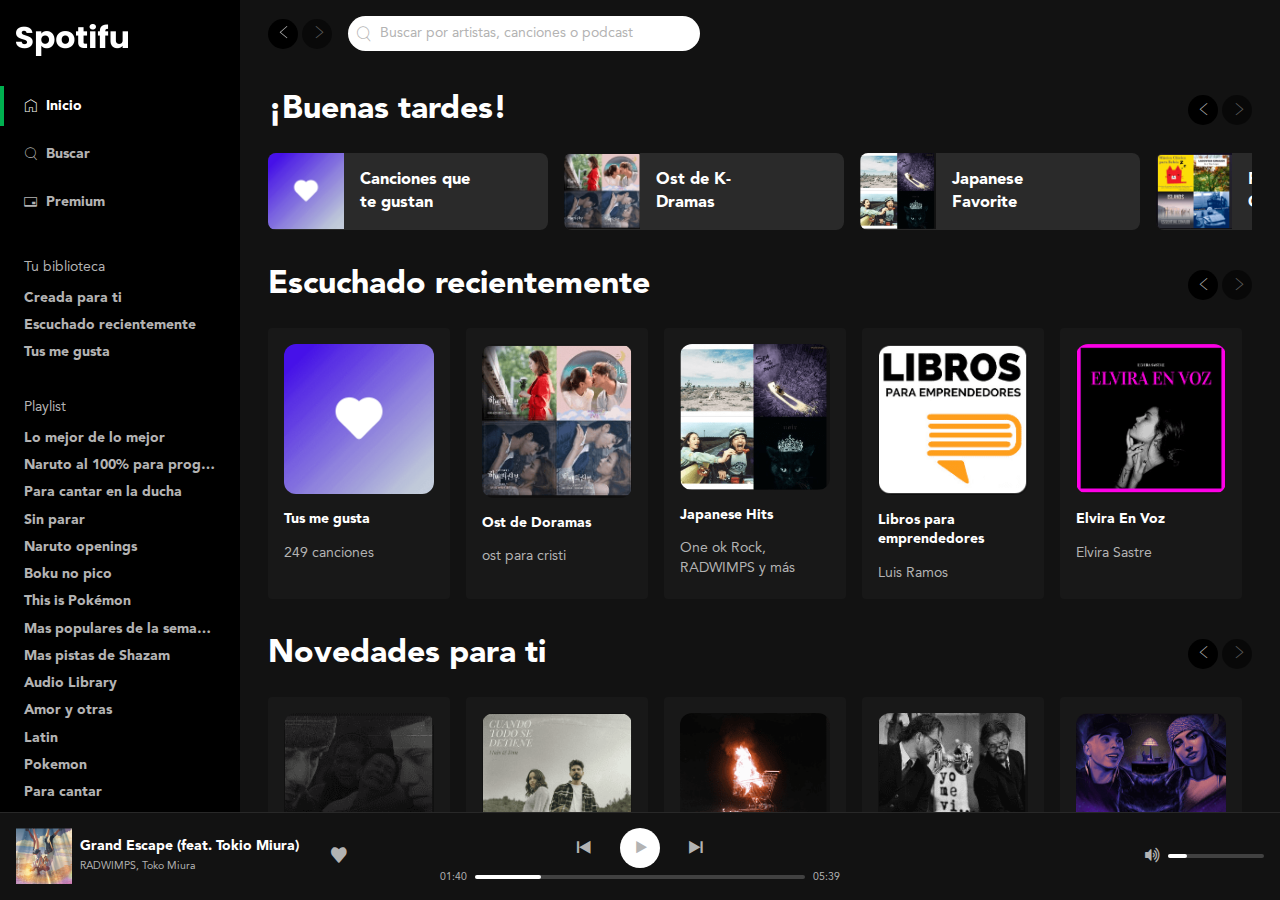
<file: index.html>
<!DOCTYPE html>
<html lang="en">
  <head>
    <meta charset="UTF-8" />
    <meta http-equiv="X-UA-Compatible" content="IE=edge" />
    <meta name="viewport" content="width=device-width, initial-scale=1.0" />
    <title>Spotifu</title>
    <link rel="stylesheet" href="./css/index.css" />
    <!-- <link rel="stylesheet" href="./css/icon.css">
    <link rel="stylesheet" href="./css/fonts.css"> -->

    <link
      rel="apple-touch-icon"
      sizes="57x57"
      href="./favicon/apple-icon-57x57.png"
    />
    <link
      rel="apple-touch-icon"
      sizes="60x60"
      href="./favicon/apple-icon-60x60.png"
    />
    <link
      rel="apple-touch-icon"
      sizes="72x72"
      href="./favicon/apple-icon-72x72.png"
    />
    <link
      rel="apple-touch-icon"
      sizes="76x76"
      href="./favicon/apple-icon-76x76.png"
    />
    <link
      rel="apple-touch-icon"
      sizes="114x114"
      href="./favicon/apple-icon-114x114.png"
    />
    <link
      rel="apple-touch-icon"
      sizes="120x120"
      href="./favicon/apple-icon-120x120.png"
    />
    <link
      rel="apple-touch-icon"
      sizes="144x144"
      href="./favicon/apple-icon-144x144.png"
    />
    <link
      rel="apple-touch-icon"
      sizes="152x152"
      href="./favicon/apple-icon-152x152.png"
    />
    <link
      rel="apple-touch-icon"
      sizes="180x180"
      href="./favicon/apple-icon-180x180.png"
    />
    <link
      rel="icon"
      type="image/png"
      sizes="192x192"
      href="./favicon/android-icon-192x192.png"
    />
    <link
      rel="icon"
      type="image/png"
      sizes="32x32"
      href=".favicon/favicon-32x32.png"
    />
    <link
      rel="icon"
      type="image/png"
      sizes="96x96"
      href=".favicon//favicon-96x96.png"
    />
    <link
      rel="icon"
      type="image/png"
      sizes="16x16"
      href=".favicon//favicon-16x16.png"
    />
    <link rel="manifest" href="./favicon/manifest.json" />
    <meta name="msapplication-TileColor" content="#ffffff" />
    <meta name="msapplication-TileImage" content="/ms-icon-144x144.png" />
    <meta name="theme-color" content="#ffffff" />

    <meta
      property="og:title"
      content="Mi proyecto del curso de Flexbox Layout y componentes"
    />
    <meta property="og:type" content="website" />
    <meta
      property="og:description"
      content="Una forma de crear tu website de tu aplicacion de música favorita."
    />
    <meta
      property="og:url"
      content="https://cristina-garcia.github.io/Spotifu/"
    />
    <meta
      property="og:image"
      content="https://github.com/no-te-rindas/imagenes/blob/main/Readmes/spotifu/spotifu.png?raw=true"
    />
  </head>
  <body class="body">
    <div class="layout">
      <div class="layout-block">
        <div class="layout-sidebar">
          <div class="sidebar">
            <header class="logo">
              <a href="/" aria-current="page">
                <img
                  src="./images/spotifu-logo.png"
                  class="logo-image"
                  width="112"
                  height="32"
                  alt="Logo de spotifu"
                />
              </a>
            </header>
            <nav class="menu" aria-label="Principal">
              <ul class="list-content">
                <li class="menuItem is-active">
                  <a href="/" class="link" aria-current="page">
                    <i class="icon-home" aria-hidden="true"></i>
                    <span>Inicio</span>
                  </a>
                </li>
                <li class="menuItem">
                  <a href="/" class="link">
                    <i class="icon-search" aria-hidden="true"></i>
                    <span>Buscar</span>
                  </a>
                </li>
                <li class="menuItem">
                  <a href="/" class="link" aria-current="page">
                    <i class="icon-creditCard" aria-hidden="true"></i>
                    <span>Premium</span>
                  </a>
                </li>
              </ul>
            </nav>
            <nav class="list" aria-labelledby="library-navigation">
              <h2 class="list-title" id="library-navigation">Tu biblioteca</h2>
              <ul class="list-content">
                <li class="list-item">
                  <a href="#" class="link">Creada para ti</a>
                </li>
                <li class="list-item">
                  <a href="#" class="link">Escuchado recientemente</a>
                </li>
                <li class="list-item">
                  <a href="#" class="link">Tus me gusta</a>
                </li>
              </ul>
            </nav>
            <nav class="list" aria-labelledby="playlist-navigation">
              <h2 class="list-title" id="playlist-navigation">Playlist</h2>
              <ul class="list-content">
                <li class="list-item">
                  <a href="#" class="link">Lo mejor de lo mejor</a>
                </li>
                <li class="list-item">
                  <span class="ellipsis">
                    <a href="#" class="link">Naruto al 100% para programar</a>
                  </span>
                </li>
                <li class="list-item">
                  <a href="#" class="link">Para cantar en la ducha</a>
                </li>
                <li class="list-item">
                  <a href="#" class="link">Sin parar</a>
                </li>
                <li class="list-item">
                  <a href="#" class="link">Naruto openings</a>
                </li>
                <li class="list-item">
                  <a href="#" class="link">Boku no pico</a>
                </li>
                <li class="list-item">
                  <a href="#" class="link">This is Pokémon</a>
                </li>
                <li class="list-item">
                  <span class="ellipsis">
                    <a href="#" class="link"
                      >Mas populares de la semana para ti que eres una pro</a
                    >
                  </span>
                </li>
                <li class="list-item">
                  <a href="#" class="link">Mas pistas de Shazam</a>
                </li>
                <li class="list-item">
                  <a href="#" class="link">Audio Library</a>
                </li>
                <li class="list-item">
                  <a href="#" class="link">Amor y otras</a>
                </li>
                <li class="list-item">
                  <a href="#" class="link">Latin</a>
                </li>
                <li class="list-item">
                  <a href="#" class="link">Pokemon</a>
                </li>
                <li class="list-item">
                  <a href="#" class="link">Para cantar</a>
                </li>
                <li class="list-item">
                  <a href="#" class="link">Yui</a>
                </li>
              </ul>
            </nav>
          </div>
        </div>
        <div class="layout-main">
          <div class="page">
            <!-- <div class="page-block">
            </div> -->
            <div class="sticky">
              <header
                class="header"
                aria-label="Barra superior y menú del usuario"
              >
                <div class="navigation">
                  <button
                    class="navigation-prev"
                    aria-label="volver"
                    title="Volver"
                  >
                    <i class="icon-arrowLeft" aria-hidden="true"></i>
                  </button>
                  <button
                    class="navigation-next"
                    disabled
                    aria-label="avanzar"
                    title="avanzar"
                  >
                    <i class="icon-arrowRight" aria-hidden="true"></i>
                  </button>
                </div>
                <form
                  class="search"
                  action=""
                  role="search"
                  aria-label="Buscar por artistas, canciones o podcast"
                >
                  <i class="icon-search" aria-hidden="true"></i>
                  <input
                    type="search"
                    placeholder="Buscar por artistas, canciones o podcast"
                  />
                </form>
              </header>
            </div>

            <main class="page-block">
              <section class="playlistList" aria-labelledby="region1">
                <div class="playlistList-top">
                  <h2 class="playlistList-title" id="region1">
                    ¡Buenas tardes!
                  </h2>
                  <div class="navigation">
                    <button
                      class="navigation-prev"
                      aria-label="volver"
                      title="Volver"
                    >
                      <i class="icon-arrowLeft" aria-hidden="true"></i>
                    </button>
                    <button
                      class="navigation-next"
                      disabled
                      aria-label="avanzar"
                      title="avanzar"
                    >
                      <i class="icon-arrowRight" aria-hidden="true"></i>
                    </button>
                  </div>
                </div>
                <div class="playlistList-container">
                  <div class="playlistB">
                    <div class="playlistB-cover">
                      <img
                        src="./images/canciones-que-te-gustan.png"
                        width="76"
                        height="76"
                        alt="Cover de la playlist Naruto"
                      />
                    </div>
                    <div class="playlistB-details">
                      <h3 class="playlistB-title">Canciones que te gustan</h3>
                      <div class="playlistB-control">
                        <button
                          class="buttonIcon is-primary"
                          title="Reproducir la lista de Canciones que te gustan"
                          aria-label="Reproducir la lista de Canciones que te gustan"
                        >
                          <i class="icon-Play" aria-hidden="true"></i>
                        </button>
                      </div>
                    </div>
                  </div>
                  <div class="playlistB">
                    <div class="playlistB-cover">
                      <img
                        src="./images/ost-peliculas.png"
                        width="76"
                        height="76"
                        alt="Cover de la playlist Naruto"
                      />
                    </div>
                    <div class="playlistB-details">
                      <h3 class="playlistB-title">Ost de K-Dramas</h3>
                      <div class="playlistB-control">
                        <button
                          class="buttonIcon is-primary"
                          title="Reproducir la lista de Ost de K-Dramas"
                          aria-label="Reproducir la lista de Ost de K-Dramas"
                        >
                          <i class="icon-Play" aria-hidden="true"></i>
                        </button>
                      </div>
                    </div>
                  </div>
                  <div class="playlistB">
                    <div class="playlistB-cover">
                      <img
                        src="./images/jrock-pop.png"
                        width="76"
                        height="76"
                        alt="Cover de la playlist Naruto"
                      />
                    </div>
                    <div class="playlistB-details">
                      <h3 class="playlistB-title">Japanese Favorite</h3>
                      <div class="playlistB-control">
                        <button
                          class="buttonIcon is-primary"
                          title="Reproducir la lista de Japanese Favorite"
                          aria-label="Reproducir la lista de Japanese Favorite"
                        >
                          <i class="icon-Play" aria-hidden="true"></i>
                        </button>
                      </div>
                    </div>
                  </div>
                  <div class="playlistB">
                    <div class="playlistB-cover">
                      <img
                        src="./images/clasic.png"
                        width="76"
                        height="76"
                        alt="Cover de la playlist Naruto"
                      />
                    </div>
                    <div class="playlistB-details">
                      <h3 class="playlistB-title">Favoritas Clasicas</h3>
                      <div class="playlistB-control">
                        <button
                          class="buttonIcon is-primary"
                          title="Reproducir la lista de Favoritas Clasicas"
                          aria-label="Reproducir la lista de Favoritas Clasicas"
                        >
                          <i class="icon-Play" aria-hidden="true"></i>
                        </button>
                      </div>
                    </div>
                  </div>
                  <div class="playlistB">
                    <div class="playlistB-cover">
                      <img
                        src="./images/anime-hits.png"
                        width="76"
                        height="76"
                        alt="Cover de la playlist Naruto"
                      />
                    </div>
                    <div class="playlistB-details">
                      <h3 class="playlistB-title">Naruto Openins & endings</h3>
                      <div class="playlistB-control">
                        <button
                          class="buttonIcon is-primary"
                          title="Reproducir la lista de Reproducción Naruto Openins & endings"
                          aria-label="Reproducir la lista de Reproducción Naruto Openins & endings"
                        >
                          <i class="icon-Play" aria-hidden="true"></i>
                        </button>
                      </div>
                    </div>
                  </div>
                  <div class="playlistB">
                    <div class="playlistB-cover">
                      <img
                        src="./images/anime-hits.png"
                        width="76"
                        height="76"
                        alt="Cover de la playlist Naruto"
                      />
                    </div>
                    <div class="playlistB-details">
                      <h3 class="playlistB-title">Naruto Openins & endings</h3>
                      <div class="playlistB-control">
                        <button
                          class="buttonIcon is-primary"
                          title="Reproducir la lista de Reproducción Naruto Openins & endings"
                          aria-label="Reproducir la lista de Reproducción Naruto Openins & endings"
                        >
                          <i class="icon-Play" aria-hidden="true"></i>
                        </button>
                      </div>
                    </div>
                  </div>
                  <div class="playlistB">
                    <div class="playlistB-cover">
                      <img
                        src="./images/anime-hits.png"
                        width="76"
                        height="76"
                        alt="Cover de la playlist Naruto"
                      />
                    </div>
                    <div class="playlistB-details">
                      <h3 class="playlistB-title">Naruto Openins & endings</h3>
                      <div class="playlistB-control">
                        <button
                          class="buttonIcon is-primary"
                          title="Reproducir la lista de Reproducción Naruto Openins & endings"
                          aria-label="Reproducir la lista de Reproducción Naruto Openins & endings"
                        >
                          <i class="icon-Play" aria-hidden="true"></i>
                        </button>
                      </div>
                    </div>
                  </div>
                  <div class="playlistB">
                    <div class="playlistB-cover">
                      <img
                        src="./images/anime-hits.png"
                        width="76"
                        height="76"
                        alt="Cover de la playlist Naruto"
                      />
                    </div>
                    <div class="playlistB-details">
                      <h3 class="playlistB-title">Naruto Openins & endings</h3>
                      <div class="playlistB-control">
                        <button
                          class="buttonIcon is-primary"
                          title="Reproducir la lista de Reproducción Naruto Openins & endings"
                          aria-label="Reproducir la lista de Reproducción Naruto Openins & endings"
                        >
                          <i class="icon-Play" aria-hidden="true"></i>
                        </button>
                      </div>
                    </div>
                  </div>
                </div>
              </section>
              <section class="playlistList" aria-labelledby="region2">
                <div class="playlistList-top">
                  <h2 class="playlistList-title" id="region2">
                    Escuchado recientemente
                  </h2>
                  <div class="navigation">
                    <button
                      class="navigation-prev"
                      aria-label="volver"
                      title="Volver"
                    >
                      <i class="icon-arrowLeft" aria-hidden="true"></i>
                    </button>
                    <button
                      class="navigation-next"
                      disabled
                      aria-label="avanzar"
                      title="avanzar"
                    >
                      <i class="icon-arrowRight" aria-hidden="true"></i>
                    </button>
                  </div>
                </div>
                <div class="playlistList-container">
                  <div class="playlistA">
                    <div class="playlistA-cover">
                      <img
                        src="./images/canciones-que-te-gustan.png"
                        width="150"
                        height="150"
                        alt="Cover de canciones que te gustan"
                      />
                      <button
                        class="buttonIcon is-primary"
                        aria-label="Reproducir"
                        title="Reproducir"
                      >
                        <i class="icon-Play" aria-hidden="true"></i>
                      </button>
                    </div>
                    <h3 class="playlistA-title">Tus me gusta</h3>
                    <h4 class="playlistA-description">249 canciones</h4>
                  </div>
                  <div class="playlistA">
                    <div class="playlistA-cover">
                      <img
                        src="./images/ost-peliculas.png"
                        width="150"
                        height="150"
                        alt="Cover de la playlist ost de doramas"
                      />
                      <button
                        class="buttonIcon is-primary"
                        aria-label="Reproducir"
                        title="Reproducir"
                      >
                        <i class="icon-Play" aria-hidden="true"></i>
                      </button>
                    </div>
                    <h3 class="playlistA-title">Ost de Doramas</h3>
                    <h4 class="playlistA-description">ost para cristi</h4>
                  </div>
                  <div class="playlistA">
                    <div class="playlistA-cover">
                      <img
                        src="./images/jrock-pop.png"
                        width="150"
                        height="150"
                        alt="Cover de la playlist japanese hits"
                      />
                      <button
                        class="buttonIcon is-primary"
                        aria-label="Reproducir"
                        title="Reproducir"
                      >
                        <i class="icon-Play" aria-hidden="true"></i>
                      </button>
                    </div>
                    <h3 class="playlistA-title">Japanese Hits</h3>
                    <h4 class="playlistA-description">
                      One ok Rock, RADWIMPS y más
                    </h4>
                  </div>
                  <div class="playlistA">
                    <div class="playlistA-cover">
                      <img
                        src="./images/Libros.png"
                        width="150"
                        height="150"
                        alt="Cover de la playlist Libros para emprendedores"
                      />
                      <button
                        class="buttonIcon is-primary"
                        aria-label="Reproducir"
                        title="Reproducir"
                      >
                        <i class="icon-Play" aria-hidden="true"></i>
                      </button>
                    </div>
                    <h3 class="playlistA-title">Libros para emprendedores</h3>
                    <h4 class="playlistA-description">Luis Ramos</h4>
                  </div>
                  <div class="playlistA">
                    <div class="playlistA-cover">
                      <img
                        src="./images/Elvira-voz.png"
                        width="150"
                        height="150"
                        alt="Cover de la playlist Elvira Sastre"
                      />
                      <button
                        class="buttonIcon is-primary"
                        aria-label="Reproducir"
                        title="Reproducir"
                      >
                        <i class="icon-Play" aria-hidden="true"></i>
                      </button>
                    </div>
                    <h3 class="playlistA-title">Elvira En Voz</h3>
                    <h4 class="playlistA-description">Elvira Sastre</h4>
                  </div>
                  <div class="playlistA">
                    <div class="playlistA-cover">
                      <img
                        src="./images/hernan-casciari.png"
                        width="150"
                        height="150"
                        alt="Cover de la playlist Hemisferio Derecho"
                      />
                      <button
                        class="buttonIcon is-primary"
                        aria-label="Reproducir"
                        title="Reproducir"
                      >
                        <i class="icon-Play" aria-hidden="true"></i>
                      </button>
                    </div>
                    <h3 class="playlistA-title">Hemisfero Derecho</h3>
                    <h4 class="playlistA-description">Hernán Casciari</h4>
                  </div>
                  <div class="playlistA">
                    <div class="playlistA-cover">
                      <img
                        src="./images/hackear-la-vida.png"
                        width="150"
                        height="150"
                        alt="Cover de la playlist Hackear la Vida"
                      />
                      <button
                        class="buttonIcon is-primary"
                        aria-label="Reproducir"
                        title="Reproducir"
                      >
                        <i class="icon-Play" aria-hidden="true"></i>
                      </button>
                    </div>
                    <h3 class="playlistA-title">Hackear la vida</h3>
                    <h4 class="playlistA-description">Aaron Benitez</h4>
                  </div>
                </div>
              </section>
              <section class="playlistList" aria-labelledby="region3">
                <div class="playlistList-top">
                  <h2 class="playlistList-title" id="region3">
                    Novedades para ti
                  </h2>
                  <div class="navigation">
                    <button
                      class="navigation-prev"
                      aria-label="volver"
                      title="Volver"
                    >
                      <i class="icon-arrowLeft" aria-hidden="true"></i>
                    </button>
                    <button
                      class="navigation-next"
                      disabled
                      aria-label="avanzar"
                      title="avanzar"
                    >
                      <i class="icon-arrowRight" aria-hidden="true"></i>
                    </button>
                  </div>
                </div>
                <div class="playlistList-container">
                  <div class="playlistA">
                    <div class="playlistA-cover">
                      <img
                        src="./images/rostros.png"
                        width="150"
                        height="150"
                        alt="Cover de la canción rostros"
                      />
                      <button
                        class="buttonIcon is-primary"
                        aria-label="Reproducir"
                        title="Reproducir"
                      >
                        <i class="icon-Play" aria-hidden="true"></i>
                      </button>
                    </div>
                    <h3 class="playlistA-title">ROSTROS</h3>
                    <h4 class="playlistA-description">
                      Al2 El Aldeano, Santa Fe Klan
                    </h4>
                  </div>
                  <div class="playlistA">
                    <div class="playlistA-cover">
                      <img
                        src="./images/cuando-todo.png"
                        width="150"
                        height="150"
                        alt="Cover de la canción Cuando todo se detiene"
                      />
                      <button
                        class="buttonIcon is-primary"
                        aria-label="Reproducir"
                        title="Reproducir"
                      >
                        <i class="icon-Play" aria-hidden="true"></i>
                      </button>
                    </div>
                    <h3 class="playlistA-title">Cuando Todo Se Detiene</h3>
                    <h4 class="playlistA-description">Majo y Dan</h4>
                  </div>
                  <div class="playlistA">
                    <div class="playlistA-cover">
                      <img
                        src="./images/lo-mejor.png"
                        width="150"
                        height="150"
                        alt="Cover de la canción La mejor parte"
                      />
                      <button
                        class="buttonIcon is-primary"
                        aria-label="Reproducir"
                        title="Reproducir"
                      >
                        <i class="icon-Play" aria-hidden="true"></i>
                      </button>
                    </div>
                    <h3 class="playlistA-title">La Mejor Parte</h3>
                    <h4 class="playlistA-description">Living</h4>
                  </div>
                  <div class="playlistA">
                    <div class="playlistA-cover">
                      <img
                        src="./images/yo-me-vi.png"
                        width="150"
                        height="150"
                        alt="Cover de la canción Yo me Vi Autorretrato"
                      />
                      <button
                        class="buttonIcon is-primary"
                        aria-label="Reproducir"
                        title="Reproducir"
                      >
                        <i class="icon-Play" aria-hidden="true"></i>
                      </button>
                    </div>
                    <h3 class="playlistA-title">Yo Me Vi(Autorretr...</h3>
                    <h4 class="playlistA-description">Ricardo Arjona</h4>
                  </div>
                  <div class="playlistA">
                    <div class="playlistA-cover">
                      <img
                        src="./images/gato-negro.png"
                        width="150"
                        height="150"
                        alt="Cover de la canción gato negro"
                      />
                      <button
                        class="buttonIcon is-primary"
                        aria-label="Reproducir"
                        title="Reproducir"
                      >
                        <i class="icon-Play" aria-hidden="true"></i>
                      </button>
                    </div>
                    <h3 class="playlistA-title">Gato Negro</h3>
                    <h4 class="playlistA-description">MC Davo, Milo Harf</h4>
                  </div>
                  <div class="playlistA">
                    <div class="playlistA-cover">
                      <img
                        src="./images/cachitos.png"
                        width="150"
                        height="150"
                        alt="Cover de la canción Cachitos"
                      />
                      <button
                        class="buttonIcon is-primary"
                        aria-label="Reproducir"
                        title="Reproducir"
                      >
                        <i class="icon-Play" aria-hidden="true"></i>
                      </button>
                    </div>
                    <h3 class="playlistA-title">Cachitos/EGO</h3>
                    <h4 class="playlistA-description">Sabino</h4>
                  </div>
                  <div class="playlistA">
                    <div class="playlistA-cover">
                      <img
                        src="./images/la-esquina-de-rowland.png"
                        width="150"
                        height="150"
                        alt="Cover de la canción La esquina de Rowland"
                      />
                      <button
                        class="buttonIcon is-primary"
                        aria-label="Reproducir"
                        title="Reproducir"
                      >
                        <i class="icon-Play" aria-hidden="true"></i>
                      </button>
                    </div>
                    <h3 class="playlistA-title">La esquina de Rowland</h3>
                    <h4 class="playlistA-description">Hombres G</h4>
                  </div>
                </div>
              </section>
              <section class="playlistList" aria-labelledby="region4">
                <div class="playlistList-top">
                  <h2 class="playlistList-title" id="region4">
                    Basadas en lo escuchado recientemente
                  </h2>
                  <div class="navigation">
                    <button
                      class="navigation-prev"
                      aria-label="volver"
                      title="Volver"
                    >
                      <i class="icon-arrowLeft" aria-hidden="true"></i>
                    </button>
                    <button
                      class="navigation-next"
                      disabled
                      aria-label="avanzar"
                      title="avanzar"
                    >
                      <i class="icon-arrowRight" aria-hidden="true"></i>
                    </button>
                  </div>
                </div>
                <div class="playlistList-container">
                  <div class="playlistA">
                    <div class="playlistA-cover">
                      <img
                        src="./images/sad-hour.png"
                        width="150"
                        height="150"
                        alt="Cover de la playlist Sad hour"
                      />
                      <button
                        class="buttonIcon is-primary"
                        aria-label="Reproducir"
                        title="Reproducir"
                      >
                        <i class="icon-Play" aria-hidden="true"></i>
                      </button>
                    </div>
                    <h3 class="playlistA-title">sad hour</h3>
                    <h4 class="playlistA-description">
                      Songs for when you´re feelin blue. Cover:Chelsea Cutler
                    </h4>
                  </div>
                  <div class="playlistA">
                    <div class="playlistA-cover">
                      <img
                        src="./images/Dalkom-cafe.png"
                        width="150"
                        height="150"
                        alt="Cover de la playlist Dalkon-café"
                      />
                      <button
                        class="buttonIcon is-primary"
                        aria-label="Reproducir"
                        title="Reproducir"
                      >
                        <i class="icon-Play" aria-hidden="true"></i>
                      </button>
                    </div>
                    <h3 class="playlistA-title">Dalkom cafe</h3>
                    <h4 class="playlistA-description">
                      Chill Korean tunes that's perfect with you latte or
                      americano.
                    </h4>
                  </div>
                  <div class="playlistA">
                    <div class="playlistA-cover">
                      <img
                        src="./images/Vokal.png"
                        width="150"
                        height="150"
                        alt="Cover de la playlist Vokal"
                      />
                      <button
                        class="buttonIcon is-primary"
                        aria-label="Reproducir"
                        title="Reproducir"
                      >
                        <i class="icon-Play" aria-hidden="true"></i>
                      </button>
                    </div>
                    <h3 class="playlistA-title">voKal</h3>
                    <h4 class="playlistA-description">
                      Meet Korea's representative eardrum...
                    </h4>
                  </div>
                  <div class="playlistA">
                    <div class="playlistA-cover">
                      <img
                        src="./images/radar-global.png"
                        width="150"
                        height="150"
                        alt="Cover de la playlist Radar global"
                      />
                      <button
                        class="buttonIcon is-primary"
                        aria-label="Reproducir"
                        title="Reproducir"
                      >
                        <i class="icon-Play" aria-hidden="true"></i>
                      </button>
                    </div>
                    <h3 class="playlistA-title">RADAR Global</h3>
                    <h4 class="playlistA-description">
                      From across the globe. New artists in the...
                    </h4>
                  </div>
                  <div class="playlistA">
                    <div class="playlistA-cover">
                      <img
                        src="./images/k-pop-ballad.png"
                        width="150"
                        height="150"
                        alt="Cover de la playlist K-pop ballad"
                      />
                      <button
                        class="buttonIcon is-primary"
                        aria-label="Reproducir"
                        title="Reproducir"
                      >
                        <i class="icon-Play" aria-hidden="true"></i>
                      </button>
                    </div>
                    <h3 class="playlistA-title">K-Pop Ballad Hits</h3>
                    <h4 class="playlistA-description">
                      Mellow & sentimental K-Pop ballads.
                    </h4>
                  </div>
                  <div class="playlistA">
                    <div class="playlistA-cover">
                      <img
                        src="./images/homework.png"
                        width="150"
                        height="150"
                        alt="Cover de la playlist Homework vibes"
                      />
                      <button
                        class="buttonIcon is-primary"
                        aria-label="Reproducir"
                        title="Reproducir"
                      >
                        <i class="icon-Play" aria-hidden="true"></i>
                      </button>
                    </div>
                    <h3 class="playlistA-title">homework vibes</h3>
                    <h4 class="playlistA-description">
                      Some bops to take the pain of homework away
                    </h4>
                  </div>
                  <div class="playlistA">
                    <div class="playlistA-cover">
                      <img
                        src="./images/Amor-amor.png"
                        width="150"
                        height="150"
                        alt="Cover de la playlist Amor, amor"
                      />
                      <button
                        class="buttonIcon is-primary"
                        aria-label="Reproducir"
                        title="Reproducir"
                      >
                        <i class="icon-Play" aria-hidden="true"></i>
                      </button>
                    </div>
                    <h3 class="playlistA-title">Amor Amor</h3>
                    <h4 class="playlistA-description">¡Que viva el amor!</h4>
                  </div>
                </div>
              </section>
            </main>
          </div>
        </div>
      </div>
      <!-- <div class="logo" role="banner"> -->

      <div class="layout-block">
        <footer class="layout-bottom">
          <div class="player">
            <div class="player-nowPlaying">
              <div class="nowplaying">
                <div class="nowPlaying-cover">
                  <img
                    src="./images/grand-scape.png"
                    width="56"
                    height="56"
                    alt="Portada de Gran scape"
                    title="Portada de Gran scape"
                  />
                </div>
                <div class="nowPlaying-details">
                  <div class="nowPlaying-description">
                    <a href="#song" class="nowPlaying-title"
                      >Grand Escape (feat. Tokio Miura)</a
                    >
                    <a href="#RADWIMPS" class="nowPlaying-artist"
                      >RADWIMPS, Toko Miura</a
                    >
                  </div>
                  <div class="nowPlaying-actions">
                    <button
                      class="player-control"
                      role="switch"
                      aria-checked="false"
                      aria-label="Guardar en tu biblioteca"
                      title="Guardar en tu biblioteca"
                    >
                      <i class="icon-heart" aria-hidden="true"></i>
                    </button>
                  </div>
                </div>
              </div>
            </div>
            <div class="player-playerControls">
              <div class="playerControls">
                <div class="playerControls-buttons">
                  <button
                    class="buttonIcon"
                    aria-label="Anterior"
                    title="Anterior"
                  >
                    <i class="icon-prev" aria-hidden="true"></i>
                  </button>
                  <button
                    class="buttonIcon is-white"
                    aria-label="Reproducir"
                    title="Reproducir"
                  >
                    <i class="icon-Play" aria-hidden="true"></i>
                  </button>
                  <button
                    class="buttonIcon"
                    aria-label="Siguiente"
                    title="Reproducir"
                  >
                    <i class="icon-next" aria-hidden="true"></i>
                  </button>
                </div>
                <div
                  class="playerPlayback"
                  aria-label="controles de reproducción"
                >
                  <span class="playerPlayback-progressTime">01:40</span>
                  <div class="playerPlayback-slider">
                    <div class="slider">
                      <div class="slider-progress">
                        <button
                          class="slider-button"
                          aria-label="Controlar el progreso de la reproducción"
                        ></button>
                      </div>
                    </div>
                  </div>
                  <span class="playerPlayback-progressTime">05:39</span>
                </div>
              </div>
            </div>
            <div class="player-playerVolumen">
              <div class="playerVolumen">
                <button
                  class="player-control"
                  aria-label="Silenciar"
                  aria-describedby="volume-icon"
                >
                  <i
                    class="icon-volumeUp"
                    id="volume-icon"
                    role="presentation"
                    aria-label="volumen alto"
                  ></i>
                </button>
                <div class="playerVolumen-slider">
                  <div class="slider">
                    <div class="slider-progress">
                      <button
                        class="slider-button"
                        aria-label="Volumen de la canción"
                      ></button>
                    </div>
                  </div>
                </div>
              </div>
            </div>
          </div>
        </footer>
      </div>
    </div>
  </body>
</html>
</file>
<file: css/index.css>
@import "./icon.css";
@import "./fonts.css";
@import "./body.css";
@import "./link.css";
@import "./button-Icon.css";
@import "./sidebar.css";
@import "./ellipsis.css";
@import "./player.css";
@import "./page.css";
@import "./layout.css";
@import "./scrollbar.css";

:root {
  font-size: 14px;
  --primary: #00b050;
  --white: #ffffff;
  --gray10: #b3b3b3;
  --gray20: #737373;
  --gray30: #282828;
  --gray40: #181818;
  --gray50: #121212;
  --gray60: #000000;
  --basefontFamily: Avenir, Helvetica, sans-serif;
  --headline1: bold 2rem / normal var(--basefontFamily);
  --headline2: bold 1.5rem/1.75 var(--basefontFamily);
  --baseFont: normal 0.875rem/1.375 var(--basefontFamily);
  --baseFontBold: bold 0.875rem/1.375 var(--basefontFamily);
  --button: bold 0.875rem/1rem var(--basefontFamily);
  --small: normal 0.75em / normal var(--basefontFamily);
}

@media screen and (min-width: 768px) {
  :root {
    font-size: 16px;
  }
}

@media screen and (min-width: 1366px) {
  :root {
    font-size: 18px;
  }
}
</file>
<file: css/icon.css>
/* [class^="icon-"],
[class*="icon-"] {
  inline-size: 50px;
  block-size: 50px;
  background-size: cover;
  display: inline-block;
}

.icon-home {
  background-image: url("./icon/home.svg");
} */

@font-face {
  font-family: "icomoon";
  src: url("../fonts/icomoon.eot?nt6y3z");
  src: url("../fonts/icomoon.eot?nt6y3z#iefix") format("embedded-opentype"),
    url("../fonts/icomoon.ttf?nt6y3z") format("truetype"),
    url("../fonts/icomoon.woff?nt6y3z") format("woff"),
    url("../fonts/icomoon.svg?nt6y3z#icomoon") format("svg");
  font-weight: normal;
  font-style: normal;
  font-display: block;
}

[class^="icon-"],
[class*=" icon-"] {
  /* use !important to prevent issues with browser extensions that change fonts */
  font-family: "icomoon" !important;
  /* speak: never; */
  font-style: normal;
  font-weight: normal;
  font-variant: normal;
  text-transform: none;
  line-height: 1;

  /* Better Font Rendering =========== */
  -webkit-font-smoothing: antialiased;
  -moz-osx-font-smoothing: grayscale;
}

.icon-addPlus:before {
  content: "\e900";
}
.icon-arrowLeft:before {
  content: "\e901";
}
.icon-arrowRight:before {
  content: "\e902";
}
.icon-calendar:before {
  content: "\e903";
}
.icon-clock:before {
  content: "\e904";
}
.icon-close:before {
  content: "\e905";
}
.icon-creditCard:before {
  content: "\e906";
}
.icon-download:before {
  content: "\e907";
}
.icon-heart:before {
  content: "\e908";
}
.icon-home:before {
  content: "\e909";
}
.icon-homeActive:before {
  content: "\e90a";
}
.icon-library:before {
  content: "\e90b";
}
.icon-libraryActive:before {
  content: "\e90c";
}
.icon-music:before {
  content: "\e90d";
}
.icon-next:before {
  content: "\e90e";
  color: #b3b3b3;
}
.icon-pause:before {
  content: "\e90f";
}
.icon-Play:before {
  content: "\e910";
}
.icon-prev:before {
  content: "\e911";
}
.icon-round:before {
  content: "\e912";
}
.icon-search:before {
  content: "\e913";
}
.icon-searchActive:before {
  content: "\e914";
}
.icon-Vector:before {
  content: "\e915";
}
.icon-volumeDown:before {
  content: "\e916";
}
.icon-volumeOff:before {
  content: "\e917";
}
.icon-volumeUp:before {
  content: "\e918";
}
</file>
<file: css/fonts.css>
@font-face {
  font-family: Avenir;
  src: url("../fonts/AvenirLTStd-Black.otf");
  font-weight: bold;
  font-size: normal;
}

@font-face {
  font-family: Avenir;
  src: url("../fonts/AvenirLTStd-Roman.otf");
  font-weight: normal;
  font-size: normal;
}
</file>
